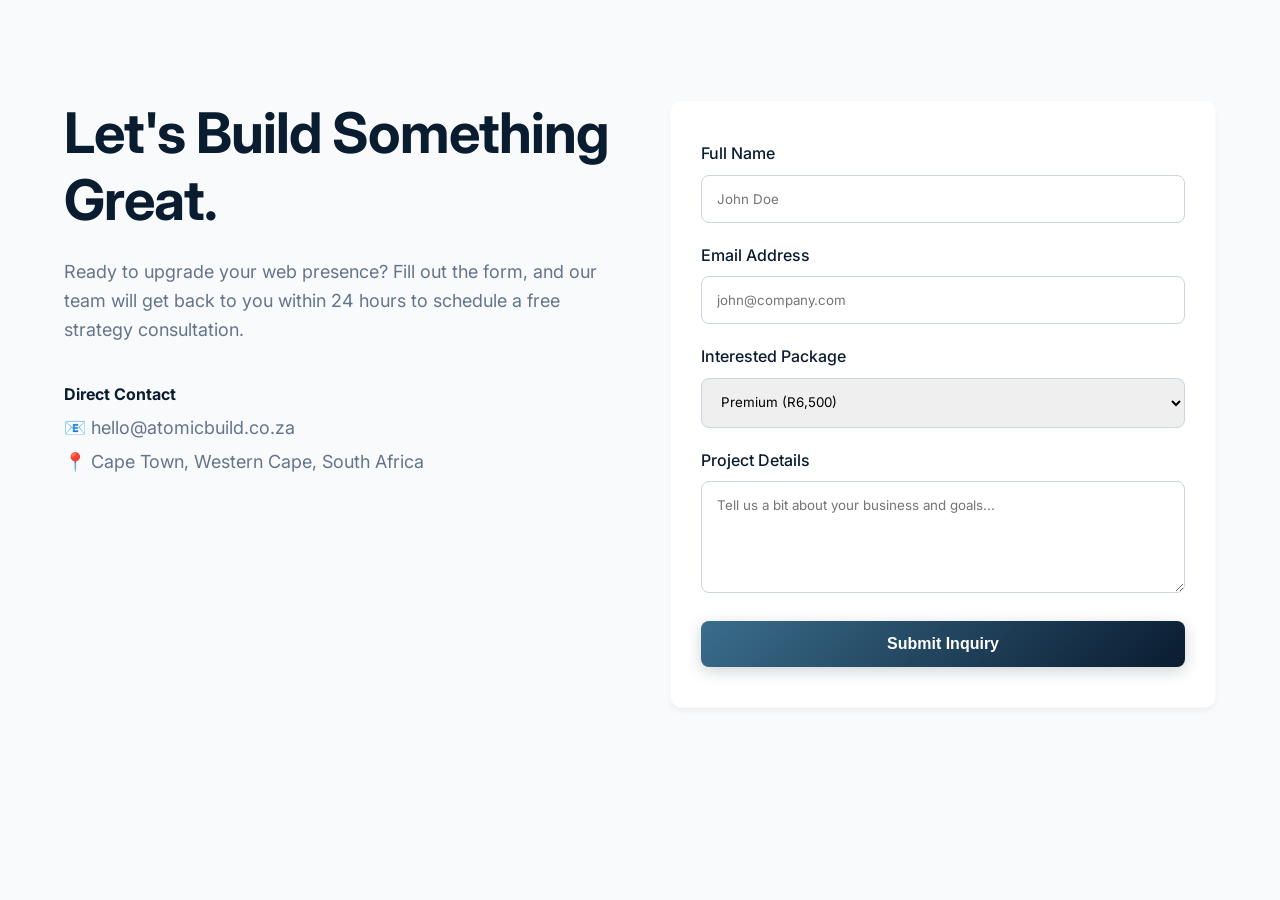
<file: contact.html>
<!DOCTYPE html>
<html lang="en">
<head>
    <meta charset="UTF-8">
    <meta name="viewport" content="width=device-width, initial-scale=1.0">
    <title>Contact | Atomic Build</title>
    <link rel="stylesheet" href="style.css">
</head>
<body>
    <section class="section">
        <div class="container">
            <div class="contact-grid">
                <div>
                    <h1>Let's Build Something Great.</h1>
                    <p>Ready to upgrade your web presence? Fill out the form, and our team will get back to you within 24 hours to schedule a free strategy consultation.</p>
                    
                    <div style="margin-top: 40px;">
                        <h4 style="margin-bottom: 10px;">Direct Contact</h4>
                        <p style="margin-bottom: 5px;">📧 hello@atomicbuild.co.za</p>
                        <p>📍 Cape Town, Western Cape, South Africa</p>
                    </div>
                </div>

                <div class="card">
                    <form action="#" method="POST">
                        <div class="form-group">
                            <label for="name">Full Name</label>
                            <input type="text" id="name" name="name" placeholder="John Doe" required>
                        </div>
                        <div class="form-group">
                            <label for="email">Email Address</label>
                            <input type="email" id="email" name="email" placeholder="john@company.com" required>
                        </div>
                        <div class="form-group">
                            <label for="package">Interested Package</label>
                            <select id="package" name="package" style="width: 100%; padding: 15px; border: 1px solid #cbd5e1; border-radius: 8px; font-family: inherit;">
                                <option>Basic Website (from R4,000)</option>
                                <option selected>Premium (R6,500)</option>
                                <option>Advanced (R8,500)</option>
                                <option>Hosting and Maintenance (R350/mo)</option>
                                <option>Custom / Not Sure Yet</option>
                            </select>
                        </div>
                        <div class="form-group">
                            <label for="message">Project Details</label>
                            <textarea id="message" name="message" rows="5" placeholder="Tell us a bit about your business and goals..." required></textarea>
                        </div>
                        <button type="submit" class="btn btn-primary btn-shake" style="width: 100%;">Submit Inquiry</button>
                    </form>
                </div>
            </div>
        </div>
    </section>
</body>
</html>
</file>
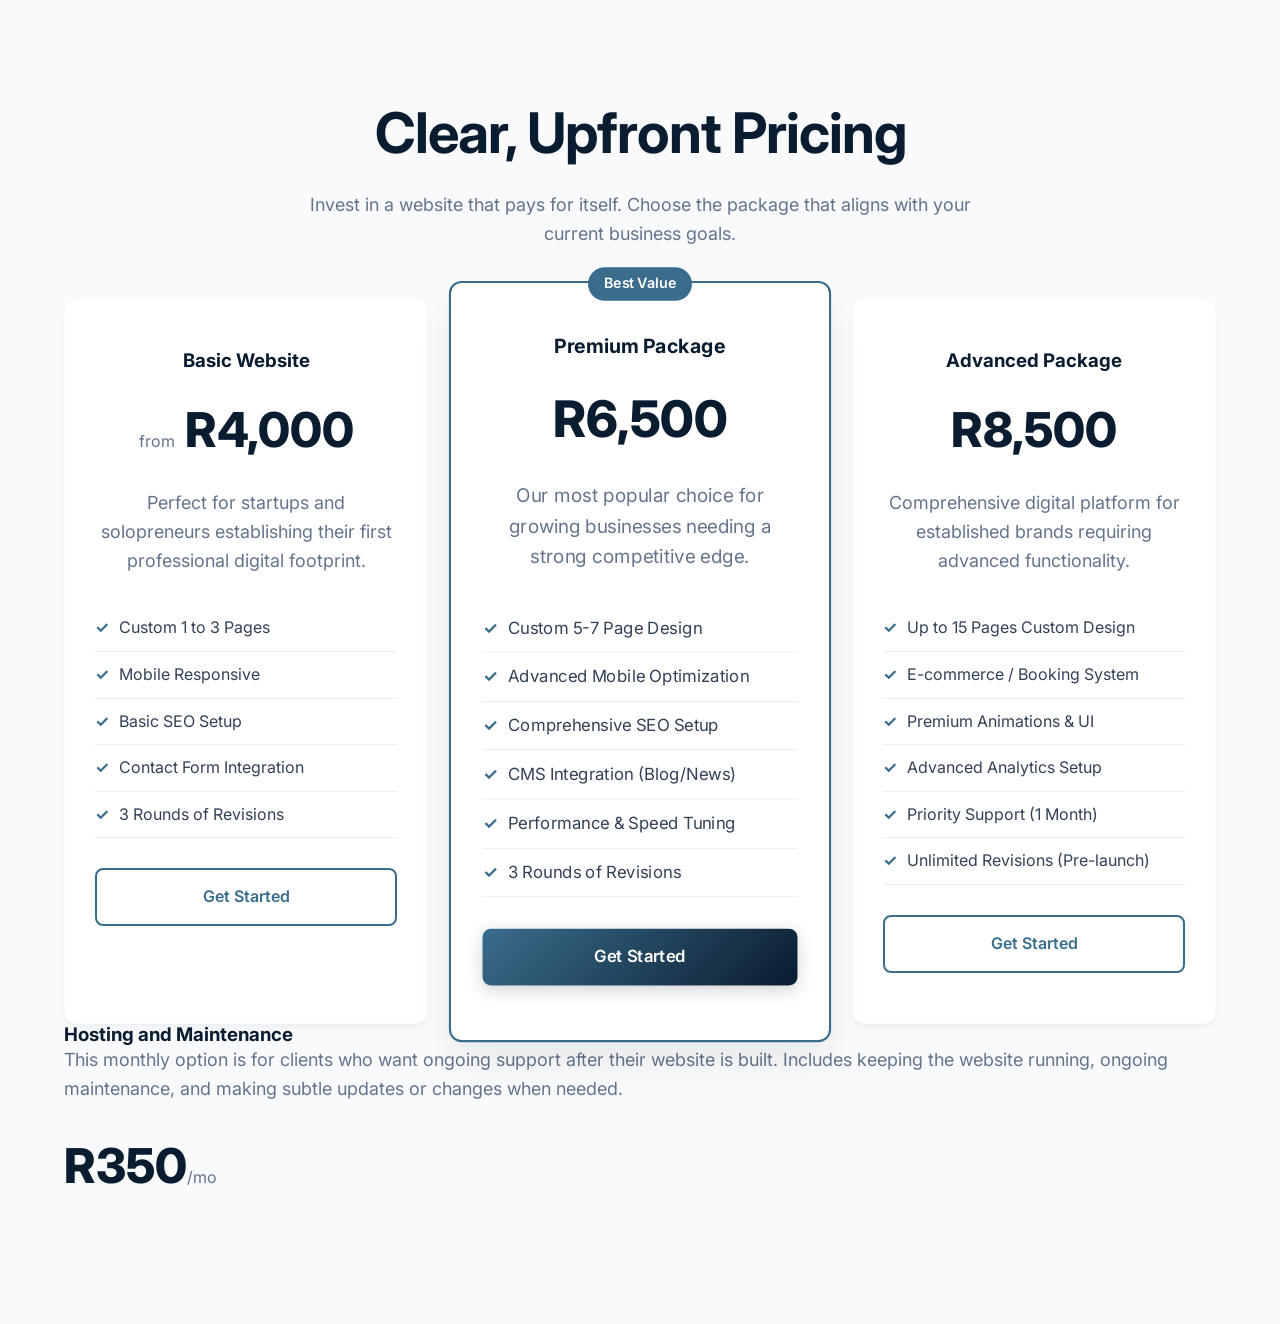
<file: pricing.html>
<!DOCTYPE html>
<html lang="en">
<head>
    <meta charset="UTF-8">
    <meta name="viewport" content="width=device-width, initial-scale=1.0">
    <title>Pricing | Atomic Build</title>
    <link rel="stylesheet" href="style.css">
</head>
<body>
    <section class="section">
        <div class="container">
            <div class="text-center" style="max-width: 700px; margin: 0 auto 50px;">
                <h1>Clear, Upfront Pricing</h1>
                <p>Invest in a website that pays for itself. Choose the package that aligns with your current business goals.</p>
            </div>

            <div class="grid-3">
                <div class="card pricing-card">
                    <h3>Basic Website</h3>
                    <div class="price"><span>from</span> R4,000</div>
                    <p>Perfect for startups and solopreneurs establishing their first professional digital footprint.</p>
                    <ul class="feature-list">
                        <li>Custom 1 to 3 Pages</li>
                        <li>Mobile Responsive</li>
                        <li>Basic SEO Setup</li>
                        <li>Contact Form Integration</li>
                        <li>3 Rounds of Revisions</li>
                    </ul>
                    <a href="contact.html" class="btn btn-outline btn-shake" style="width: 100%;">Get Started</a>
                </div>

                <div class="card pricing-card premium">
                    <h3>Premium Package</h3>
                    <div class="price">R6,500</div>
                    <p>Our most popular choice for growing businesses needing a strong competitive edge.</p>
                    <ul class="feature-list">
                        <li>Custom 5-7 Page Design</li>
                        <li>Advanced Mobile Optimization</li>
                        <li>Comprehensive SEO Setup</li>
                        <li>CMS Integration (Blog/News)</li>
                        <li>Performance & Speed Tuning</li>
                        <li>3 Rounds of Revisions</li>
                    </ul>
                    <a href="contact.html" class="btn btn-primary btn-shake" style="width: 100%;">Get Started</a>
                </div>

                <div class="card pricing-card">
                    <h3>Advanced Package</h3>
                    <div class="price">R8,500</div>
                    <p>Comprehensive digital platform for established brands requiring advanced functionality.</p>
                    <ul class="feature-list">
                        <li>Up to 15 Pages Custom Design</li>
                        <li>E-commerce / Booking System</li>
                        <li>Premium Animations & UI</li>
                        <li>Advanced Analytics Setup</li>
                        <li>Priority Support (1 Month)</li>
                        <li>Unlimited Revisions (Pre-launch)</li>
                    </ul>
                    <a href="contact.html" class="btn btn-outline btn-shake" style="width: 100%;">Get Started</a>
                </div>
            </div>

            <div class="maintenance-card">
                <div>
                    <h3>Hosting and Maintenance</h3>
                    <p>This monthly option is for clients who want ongoing support after their website is built. Includes keeping the website running, ongoing maintenance, and making subtle updates or changes when needed.</p>
                </div>
                <div class="price">R350<span>/mo</span></div>
            </div>

        </div>
    </section>
</body>
</html>
</file>
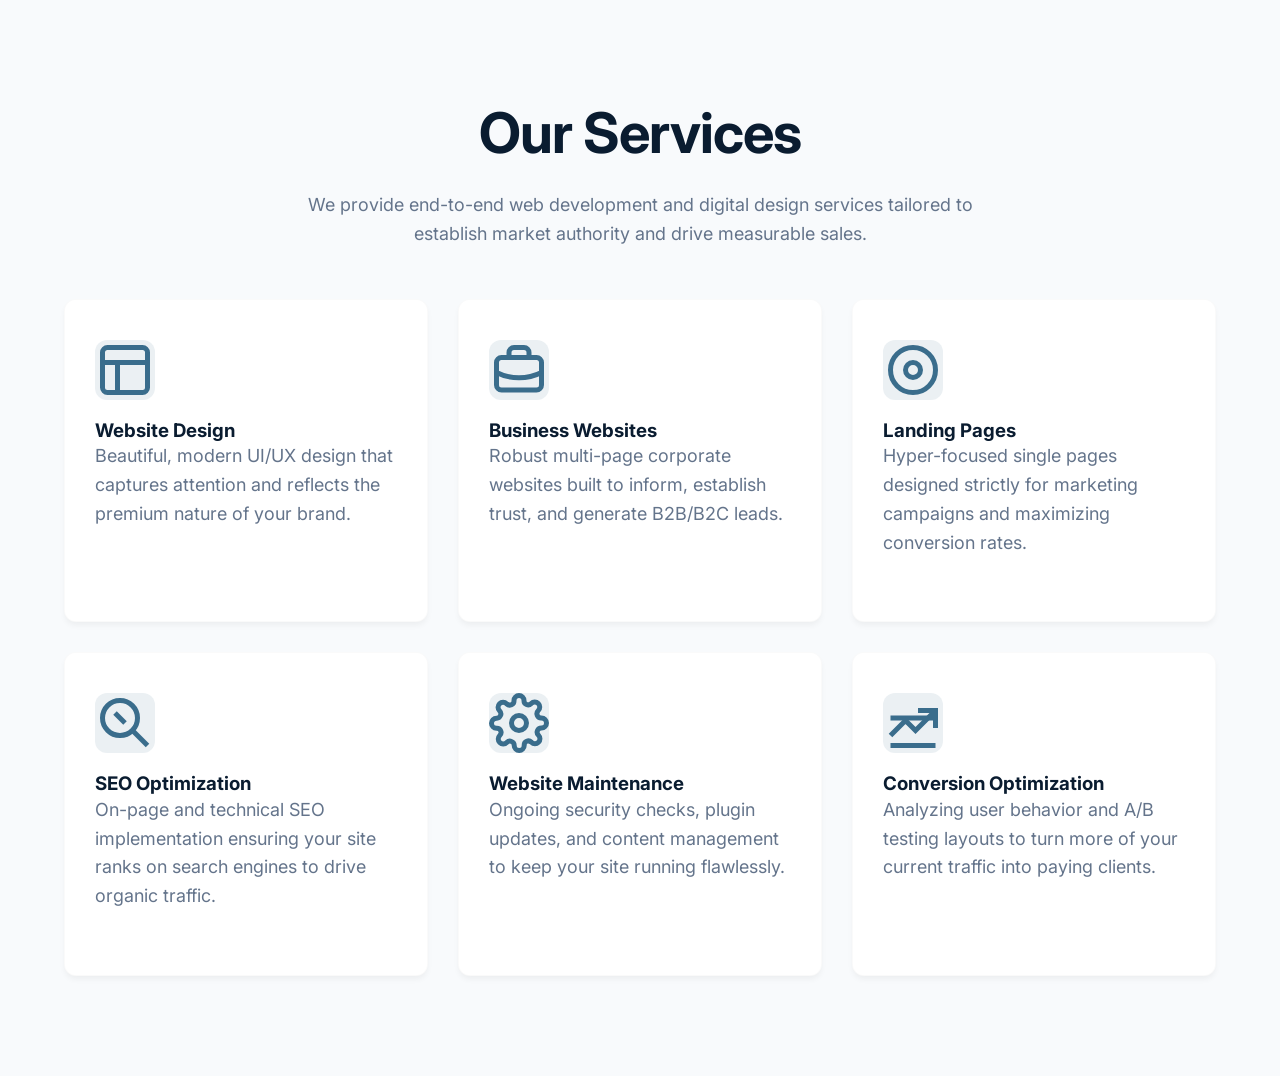
<file: services.html>
<!DOCTYPE html>
<html lang="en">
<head>
    <meta charset="UTF-8">
    <meta name="viewport" content="width=device-width, initial-scale=1.0">
    <title>Services | Atomic Build</title>
    <link rel="stylesheet" href="style.css">
</head>
<body>
    <section class="section">
        <div class="container">
            <div class="text-center" style="max-width: 700px; margin: 0 auto 50px;">
                <h1>Our Services</h1>
                <p>We provide end-to-end web development and digital design services tailored to establish market authority and drive measurable sales.</p>
            </div>
            
            <div class="grid-3">
                <div class="card">
                    <div class="card-icon">
                        <svg viewBox="0 0 24 24" stroke-width="2" stroke="currentColor" fill="none"><rect x="3" y="3" width="18" height="18" rx="2" /><line x1="3" y1="9" x2="21" y2="9" /><line x1="9" y1="21" x2="9" y2="9" /></svg>
                    </div>
                    <h3>Website Design</h3>
                    <p>Beautiful, modern UI/UX design that captures attention and reflects the premium nature of your brand.</p>
                </div>
                <div class="card">
                    <div class="card-icon">
                        <svg viewBox="0 0 24 24" stroke-width="2" stroke="currentColor" fill="none"><rect x="3" y="7" width="18" height="13" rx="2" /><path d="M8 7v-2a2 2 0 0 1 2 -2h4a2 2 0 0 1 2 2v2" /><line x1="12" y1="12" x2="12" y2="12.01" /><path d="M3 13a20 20 0 0 0 18 0" /></svg>
                    </div>
                    <h3>Business Websites</h3>
                    <p>Robust multi-page corporate websites built to inform, establish trust, and generate B2B/B2C leads.</p>
                </div>
                <div class="card">
                    <div class="card-icon">
                        <svg viewBox="0 0 24 24" stroke-width="2" stroke="currentColor" fill="none"><circle cx="12" cy="12" r="9" /><circle cx="12" cy="12" r="3" /></svg>
                    </div>
                    <h3>Landing Pages</h3>
                    <p>Hyper-focused single pages designed strictly for marketing campaigns and maximizing conversion rates.</p>
                </div>
                <div class="card">
                    <div class="card-icon">
                        <svg viewBox="0 0 24 24" stroke-width="2" stroke="currentColor" fill="none"><circle cx="10" cy="10" r="7" /><line x1="21" y1="21" x2="15" y2="15" /><line x1="8" y1="8" x2="12" y2="12" /></svg>
                    </div>
                    <h3>SEO Optimization</h3>
                    <p>On-page and technical SEO implementation ensuring your site ranks on search engines to drive organic traffic.</p>
                </div>
                <div class="card">
                    <div class="card-icon">
                        <svg viewBox="0 0 24 24" stroke-width="2" stroke="currentColor" fill="none"><circle cx="12" cy="12" r="3" /><path d="M19.4 15a1.65 1.65 0 0 0 .33 1.82l.06.06a2 2 0 0 1 0 2.83 2 2 0 0 1-2.83 0l-.06-.06a1.65 1.65 0 0 0-1.82-.33 1.65 1.65 0 0 0-1 1.51V21a2 2 0 0 1-2 2 2 2 0 0 1-2-2v-.09A1.65 1.65 0 0 0 9 19.4a1.65 1.65 0 0 0-1.82.33l-.06.06a2 2 0 0 1-2.83 0 2 2 0 0 1 0-2.83l.06-.06a1.65 1.65 0 0 0 .33-1.82 1.65 1.65 0 0 0-1.51-1H3a2 2 0 0 1-2-2 2 2 0 0 1 2-2h.09A1.65 1.65 0 0 0 4.6 9a1.65 1.65 0 0 0-.33-1.82l-.06-.06a2 2 0 0 1 0-2.83 2 2 0 0 1 2.83 0l.06.06a1.65 1.65 0 0 0 1.82.33H9a1.65 1.65 0 0 0 1-1.51V3a2 2 0 0 1 2-2 2 2 0 0 1 2 2v.09a1.65 1.65 0 0 0 1 1.51 1.65 1.65 0 0 0 1.82-.33l.06-.06a2 2 0 0 1 2.83 0 2 2 0 0 1 0 2.83l-.06.06a1.65 1.65 0 0 0-.33 1.82V9a1.65 1.65 0 0 0 1.51 1H21a2 2 0 0 1 2 2 2 2 0 0 1-2 2h-.09a1.65 1.65 0 0 0-1.51 1z" /></svg>
                    </div>
                    <h3>Website Maintenance</h3>
                    <p>Ongoing security checks, plugin updates, and content management to keep your site running flawlessly.</p>
                </div>
                <div class="card">
                    <div class="card-icon">
                        <svg viewBox="0 0 24 24" stroke-width="2" stroke="currentColor" fill="none"><line x1="3" y1="21" x2="21" y2="21" /><line x1="3" y1="10" x2="21" y2="10" /><polyline points="3 17 9 11 13 15 21 7" /><polyline points="14 7 21 7 21 14" /></svg>
                    </div>
                    <h3>Conversion Optimization</h3>
                    <p>Analyzing user behavior and A/B testing layouts to turn more of your current traffic into paying clients.</p>
                </div>
            </div>
        </div>
    </section>
</body>
</html>
</file>
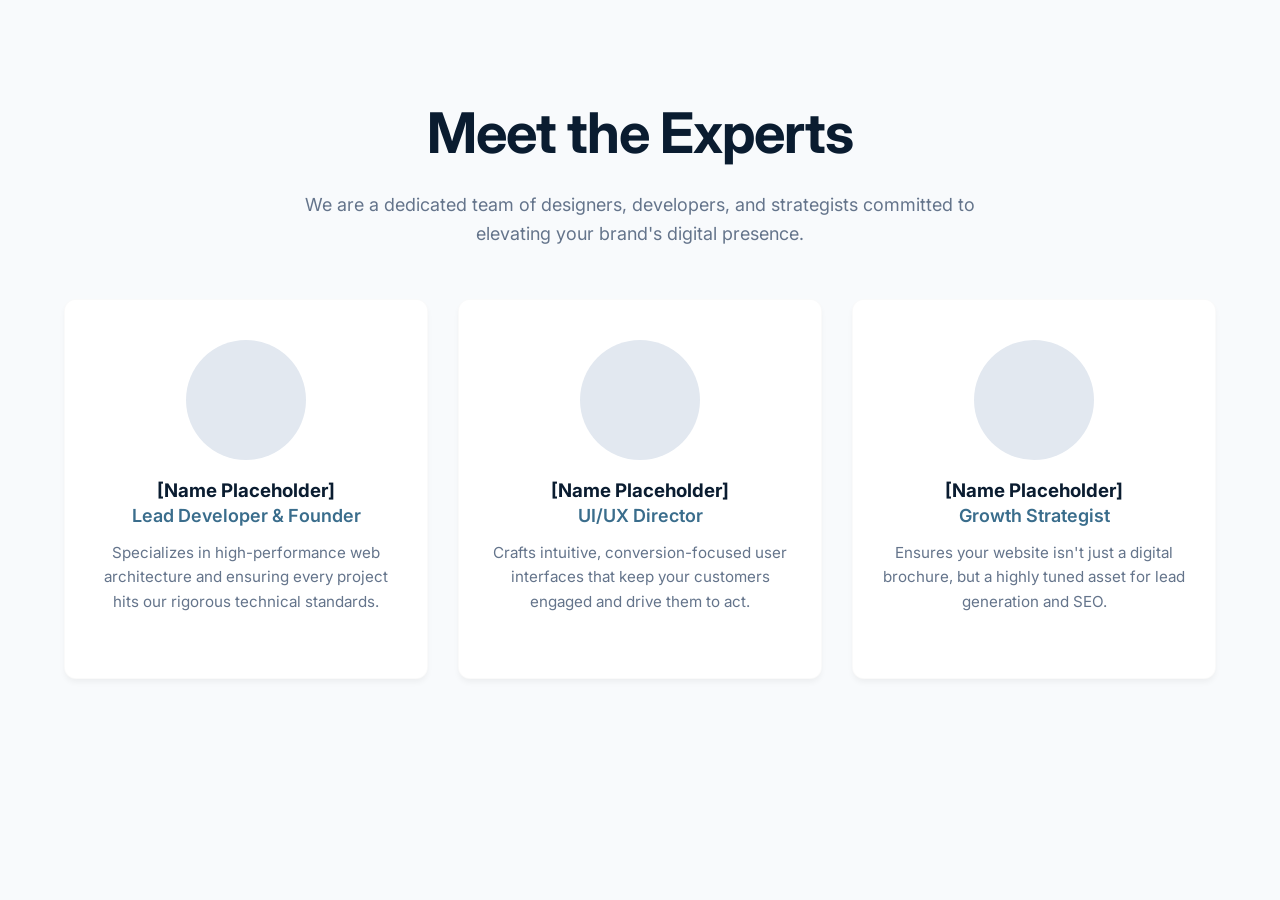
<file: support.html>
<!DOCTYPE html>
<html lang="en">
<head>
    <meta charset="UTF-8">
    <meta name="viewport" content="width=device-width, initial-scale=1.0">
    <title>Team | Atomic Build</title>
    <link rel="stylesheet" href="style.css">
</head>
<body>
    <section class="section">
        <div class="container">
            <div class="text-center" style="max-width: 700px; margin: 0 auto 50px;">
                <h1>Meet the Experts</h1>
                <p>We are a dedicated team of designers, developers, and strategists committed to elevating your brand's digital presence.</p>
            </div>

            <div class="grid-3">
                <div class="card text-center">
                    <div style="width: 120px; height: 120px; background: #e2e8f0; border-radius: 50%; margin: 0 auto 20px;"></div>
                    <h3>[Name Placeholder]</h3>
                    <p style="color: var(--secondary); font-weight: 600; margin-bottom: 10px;">Lead Developer & Founder</p>
                    <p style="font-size: 0.95rem;">Specializes in high-performance web architecture and ensuring every project hits our rigorous technical standards.</p>
                </div>
                
                <div class="card text-center">
                    <div style="width: 120px; height: 120px; background: #e2e8f0; border-radius: 50%; margin: 0 auto 20px;"></div>
                    <h3>[Name Placeholder]</h3>
                    <p style="color: var(--secondary); font-weight: 600; margin-bottom: 10px;">UI/UX Director</p>
                    <p style="font-size: 0.95rem;">Crafts intuitive, conversion-focused user interfaces that keep your customers engaged and drive them to act.</p>
                </div>

                <div class="card text-center">
                    <div style="width: 120px; height: 120px; background: #e2e8f0; border-radius: 50%; margin: 0 auto 20px;"></div>
                    <h3>[Name Placeholder]</h3>
                    <p style="color: var(--secondary); font-weight: 600; margin-bottom: 10px;">Growth Strategist</p>
                    <p style="font-size: 0.95rem;">Ensures your website isn't just a digital brochure, but a highly tuned asset for lead generation and SEO.</p>
                </div>
            </div>
        </div>
    </section>

    </body>
</html>
</file>
<file: style.css>
/* --- Global Variables & Reset --- */
@import url('https://fonts.googleapis.com/css2?family=Inter:wght@300;400;500;600;700;800&display=swap');

:root {
    --primary: #0A1C30; /* Atomic Dark Navy */
    --secondary: #3A6D8C; /* Atomic Steel Blue */
    --accent: #1E88E5;
    --bg-light: #F8FAFC;
    --text-main: #334155;
    --text-muted: #64748B;
    --white: #FFFFFF;
    --shadow-sm: 0 4px 6px -1px rgba(0, 0, 0, 0.05);
    --shadow-lg: 0 20px 40px -5px rgba(0, 0, 0, 0.08);
    --transition: all 0.3s ease;
    --radius: 12px;
}

* {
    margin: 0;
    padding: 0;
    box-sizing: border-box;
}

body {
    font-family: 'Inter', sans-serif;
    color: var(--text-main);
    background-color: var(--bg-light);
    line-height: 1.6;
    overflow-x: hidden;
}

a { text-decoration: none; color: inherit; }
ul { list-style: none; }
img { max-width: 100%; height: auto; }

/* --- Typography & Elements --- */
h1, h2, h3, h4 { color: var(--primary); font-weight: 700; line-height: 1.2; }
h1 { font-size: 3.5rem; letter-spacing: -1px; margin-bottom: 1.5rem; }
h2 { font-size: 2.5rem; margin-bottom: 1rem; }
p { font-size: 1.125rem; color: var(--text-muted); margin-bottom: 1.5rem; }

.btn {
    display: inline-block;
    padding: 14px 28px;
    border-radius: 8px;
    font-weight: 600;
    cursor: pointer;
    transition: var(--transition);
    border: none;
    font-size: 1rem;
    text-align: center;
}
.btn-primary {
    background: linear-gradient(135deg, var(--secondary), var(--primary));
    color: var(--white);
    box-shadow: 0 4px 15px rgba(10, 28, 48, 0.2);
}
.btn-primary:hover {
    transform: translateY(-2px);
    box-shadow: 0 8px 25px rgba(10, 28, 48, 0.3);
}
.btn-outline {
    background: transparent;
    border: 2px solid var(--secondary);
    color: var(--secondary);
}
.btn-outline:hover {
    background: var(--secondary);
    color: var(--white);
}

/* --- Layout Containers --- */
.container {
    max-width: 1200px;
    margin: 0 auto;
    padding: 0 24px;
}
.section { padding: 100px 0; }
.text-center { text-align: center; }

/* --- Navigation --- */
.navbar {
    background: rgba(255, 255, 255, 0.95);
    backdrop-filter: blur(10px);
    position: sticky;
    top: 0;
    z-index: 100;
    border-bottom: 1px solid rgba(0,0,0,0.05);
    padding: 20px 0;
}
.nav-container {
    display: flex;
    justify-content: space-between;
    align-items: center;
}
.logo {
    font-size: 1.75rem;
    font-weight: 800;
    color: var(--primary);
}
.logo span { color: var(--secondary); }
.nav-links { display: flex; gap: 30px; align-items: center; }
.nav-links a { font-weight: 500; transition: var(--transition); }
.nav-links a:hover { color: var(--secondary); }

/* Navigation Actions Wrapper & Toggle */
.nav-actions {
    display: flex;
    align-items: center;
    gap: 15px;
}
.menu-toggle {
    display: none;
    flex-direction: column;
    cursor: pointer;
    gap: 5px;
    z-index: 101;
}
.menu-toggle span {
    width: 25px;
    height: 3px;
    background: var(--primary);
    border-radius: 2px;
    transition: var(--transition);
}

/* --- Hero Section --- */
.hero {
    position: relative; 
    padding: 120px 0;
    background-image: url("images/moonv2.png"); 
    background-size: cover;
    background-position: center;
    background-repeat: no-repeat;
    min-height: 100vh; 
    display: flex; 
    align-items: center;
    overflow: hidden;
}

/* Updated overlay: subtle, dark gradient to let the image show clearly */
.hero::before {
    content: '';
    position: absolute;
    top: 0;
    left: 0;
    width: 100%;
    height: 100%;
    background: linear-gradient(135deg, rgba(10, 28, 48, 0.5), rgba(10, 28, 48, 0.2)); 
    z-index: 1;
}

/* Ensure content stays above the overlay */
.hero > .container {
    position: relative;
    z-index: 2;
    width: 100%;
}

.hero-grid {
    display: grid;
    grid-template-columns: 1fr 1fr;
    gap: 60px;
    align-items: center;
}

.hero-content { z-index: 2; }

/* Make text readable against the original, newly visible image */
.hero-content h1 {
    color: var(--white); 
    text-shadow: 0 2px 10px rgba(0, 0, 0, 0.4);
}

.hero-content p {
    color: #f8fafc; 
    text-shadow: 0 1px 6px rgba(0, 0, 0, 0.4);
}

.hero-buttons { display: flex; gap: 15px; margin-top: 2rem; flex-wrap: wrap; }

/* 3D Device Mockups */
.hero-visual-container {
    perspective: 1200px;
    position: relative;
    height: 500px;
    display: flex;
    justify-content: center;
    align-items: center;
}
.mockup-laptop {
    width: 450px;
    height: 280px;
    background: var(--white);
    border: 12px solid #1e293b;
    border-radius: 12px 12px 0 0;
    position: relative;
    box-shadow: var(--shadow-lg);
    transform-style: preserve-3d;
    transition: transform 0.1s ease-out;
    background-image: linear-gradient(135deg, #f1f5f9 0%, #e2e8f0 100%); /* Fake UI Base */
}
.mockup-laptop::after {
    content: '';
    position: absolute;
    bottom: -24px;
    left: -20px;
    right: -20px;
    height: 12px;
    background: #0f172a;
    border-radius: 0 0 16px 16px;
}
.mockup-laptop-ui {
    width: 100%; height: 20px; background: var(--secondary); opacity: 0.2;
    margin-bottom: 10px; border-radius: 4px;
}
.mockup-mobile {
    width: 140px;
    height: 280px;
    background: var(--white);
    border: 10px solid #1e293b;
    border-radius: 24px;
    position: absolute;
    bottom: 20px;
    right: 20px;
    box-shadow: 20px 20px 30px rgba(0,0,0,0.15);
    transform: translateZ(80px) rotateY(-15deg);
    transition: transform 0.1s ease-out;
    background-image: linear-gradient(to bottom, #f8fafc, #cbd5e1); /* Fake UI Base */
}

/* --- Cards (Services, Team, General) --- */
.grid-3 {
    display: grid;
    grid-template-columns: repeat(auto-fit, minmax(300px, 1fr));
    gap: 30px;
    margin-top: 50px;
}
.card {
    background: var(--white);
    padding: 40px 30px;
    border-radius: var(--radius);
    box-shadow: var(--shadow-sm);
    transition: var(--transition);
    border: 1px solid rgba(0,0,0,0.02);
}
.card:hover {
    transform: translateY(-5px);
    box-shadow: var(--shadow-lg);
}
.card-icon {
    width: 60px; height: 60px;
    background: rgba(58, 109, 140, 0.1);
    color: var(--secondary);
    border-radius: 12px;
    display: flex; align-items: center; justify-content: center;
    font-size: 1.5rem;
    margin-bottom: 20px;
}

/* --- Pricing Specifics --- */
.pricing-card {
    text-align: center;
    padding: 50px 30px;
}
.pricing-card.premium {
    border: 2px solid var(--secondary);
    transform: scale(1.05);
    box-shadow: var(--shadow-lg);
    position: relative;
}
.pricing-card.premium::before {
    content: 'Best Value';
    position: absolute;
    top: -15px; left: 50%;
    transform: translateX(-50%);
    background: var(--secondary);
    color: var(--white);
    padding: 5px 15px;
    border-radius: 20px;
    font-size: 0.85rem;
    font-weight: 600;
}
.price { font-size: 3rem; font-weight: 800; color: var(--primary); margin: 20px 0; }
.price span { font-size: 1rem; color: var(--text-muted); font-weight: 400; }
.feature-list { text-align: left; margin: 30px 0; }
.feature-list li {
    padding: 10px 0; border-bottom: 1px solid #eee;
    display: flex; align-items: center; gap: 10px;
}
.feature-list li::before { content: '✓'; color: var(--secondary); font-weight: bold; }

/* --- Video Placeholder Section --- */
.video-section { background: var(--white); }
.video-placeholder {
    width: 100%; height: 500px;
    background: linear-gradient(rgba(10, 28, 48, 0.8), rgba(10, 28, 48, 0.8)), url('https://images.unsplash.com/photo-1498050108023-c5249f4df085') center/cover;
    border-radius: var(--radius);
    display: flex; align-items: center; justify-content: center;
    margin-top: 40px; cursor: pointer;
    box-shadow: var(--shadow-lg);
}
.play-btn {
    width: 80px; height: 80px;
    background: var(--white);
    border-radius: 50%;
    display: flex; align-items: center; justify-content: center;
    font-size: 2rem; color: var(--secondary);
    transition: var(--transition);
}
.video-placeholder:hover .play-btn { transform: scale(1.1); }

/* --- Contact & Forms --- */
.contact-grid { display: grid; grid-template-columns: 1fr 1fr; gap: 60px; }
.form-group { margin-bottom: 20px; }
.form-group label { display: block; font-weight: 500; margin-bottom: 8px; color: var(--primary); }
.form-group input, .form-group textarea {
    width: 100%; padding: 15px;
    border: 1px solid #cbd5e1; border-radius: 8px;
    font-family: inherit; transition: var(--transition);
}
.form-group input:focus, .form-group textarea:focus {
    outline: none; border-color: var(--secondary); box-shadow: 0 0 0 3px rgba(58, 109, 140, 0.1);
}

/* --- Footer --- */
.footer {
    background: var(--primary);
    color: rgba(255,255,255,0.7);
    padding: 80px 0 30px;
}
.footer-grid {
    display: grid; grid-template-columns: 2fr 1fr 1fr; gap: 50px;
    margin-bottom: 50px; border-bottom: 1px solid rgba(255,255,255,0.1); padding-bottom: 50px;
}
.footer-logo { color: var(--white); font-size: 1.5rem; font-weight: 800; margin-bottom: 20px; display: block; }
.footer-logo span { color: var(--secondary); }
.footer h4 { color: var(--white); margin-bottom: 20px; }
.footer ul li { margin-bottom: 10px; }
.footer ul li a:hover { color: var(--white); }
.footer-bottom { text-align: center; font-size: 0.9rem; }

/* --- Responsive --- */
@media (max-width: 992px) {
    .hero-grid, .contact-grid { grid-template-columns: 1fr; }
    .hero-visual-container { margin-top: 50px; }
    h1 { font-size: 2.8rem; }
    .pricing-card.premium { transform: scale(1); }
}

@media (max-width: 768px) {
    /* Mobile Menu Logic */
    .nav-links {
        position: absolute;
        top: 100%;
        left: 0;
        width: 100%;
        background: rgba(255, 255, 255, 0.98);
        flex-direction: column;
        padding: 20px 0;
        box-shadow: var(--shadow-sm);
        transform: translateY(-10px);
        opacity: 0;
        visibility: hidden;
        transition: var(--transition);
    }
    .nav-links.active {
        transform: translateY(0);
        opacity: 1;
        visibility: visible;
    }
    .nav-links li {
        margin-bottom: 15px;
    }
    
    /* Toggle Button Display */
    .menu-toggle { display: flex; }
    
    /* Hamburger to X Animation */
    .menu-toggle.active span:nth-child(1) { transform: rotate(45deg) translate(5px, 6px); }
    .menu-toggle.active span:nth-child(2) { opacity: 0; }
    .menu-toggle.active span:nth-child(3) { transform: rotate(-45deg) translate(5px, -6px); }

    /* Button adjustments so it scales perfectly alongside the hamburger */
    .nav-container .btn {
        padding: 10px 14px;
        font-size: 0.85rem;
    }

    .footer-grid { grid-template-columns: 1fr; }
}
</file>
